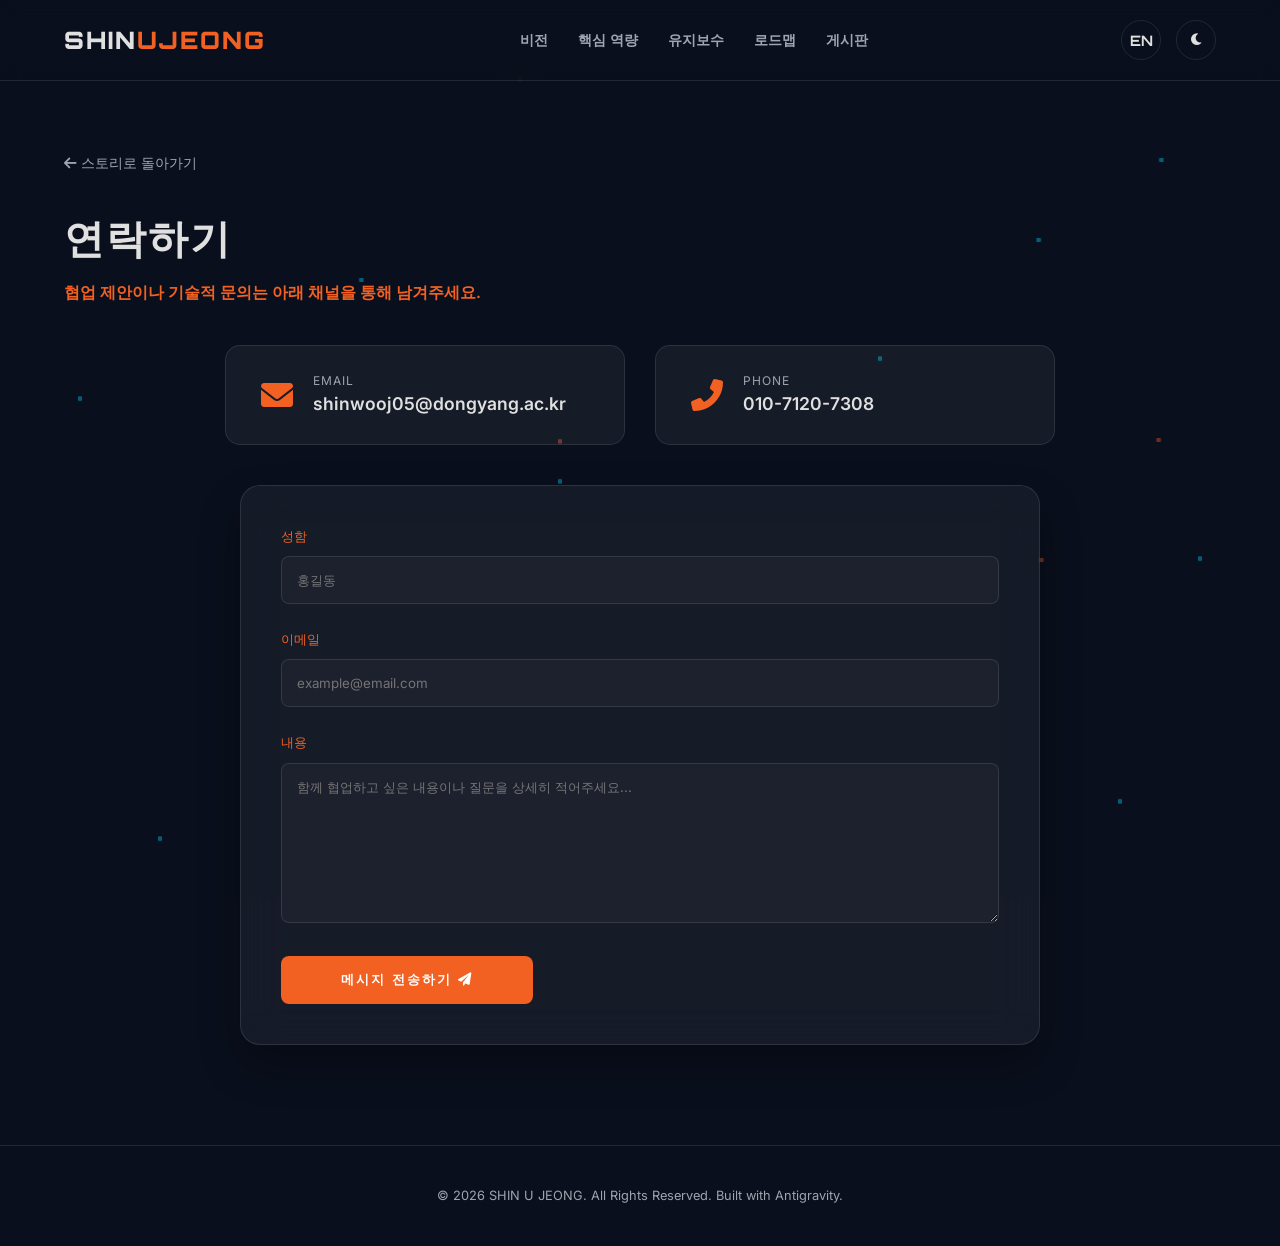
<file: contact.html>
<!DOCTYPE html>
<html lang="ko">
<head>
    <meta charset="UTF-8">
    <meta name="viewport" content="width=device-width, initial-scale=1.0">
    <title>Contact | Shin U Jeong Portfolio</title>
    <link href="https://fonts.googleapis.com/css2?family=Inter:wght@300;400;600;800&family=Orbitron:wght@500;700;900&display=swap" rel="stylesheet">
    <link rel="stylesheet" href="https://cdnjs.cloudflare.com/ajax/libs/font-awesome/6.0.0/css/all.min.css">
    <link rel="stylesheet" href="style.css">
    <script src="main.js" defer></script>
</head>
<body class="contact-page">
    <div id="loading-screen">
        <div class="loader">
            <div class="circuit-load"></div>
            <span>LOADING CONTACT INTERFACE...</span>
        </div>
    </div>

    <!-- Scroll Progress Bar -->
    <div id="scroll-progress"></div>

    <!-- Interactive Background Canvas -->
    <canvas id="circuit-bg"></canvas>

    <header>
        <nav>
            <a href="index.html" class="logo">SHIN<span>UJEONG</span></a>
            <ul class="nav-links">
                <li><a href="index.html#vision">비전</a></li>
                <li><a href="index.html#foundation">핵심 역량</a></li>
                <li><a href="index.html#maintenance">유지보수</a></li>
                <li><a href="index.html#roadmap">로드맵</a></li>
                <li><a href="board.html">게시판</a></li>
            </ul>
            <div class="nav-controls">
                <button id="lang-toggle" title="언어 전환">EN</button>
                <button id="theme-toggle" title="테마 전환"><i class="fas fa-moon"></i></button>
            </div>
        </nav>
    </header>

    <main>
        <section class="story-section">
            <div class="container">
                <div class="back-link">
                    <a href="index.html"><i class="fas fa-arrow-left"></i> 스토리로 돌아가기</a>
                </div>
                <h2 class="section-title">연락하기</h2>
                <p class="subtitle">협업 제안이나 기술적 문의는 아래 채널을 통해 남겨주세요.</p>
                
                <div class="contact-methods animate-fade">
                    <div class="contact-method">
                        <i class="fas fa-envelope"></i>
                        <div class="method-info">
                            <span class="label">Email</span>
                            <span class="value">shinwooj05@dongyang.ac.kr</span>
                        </div>
                    </div>
                    <div class="contact-method">
                        <i class="fas fa-phone-alt"></i>
                        <div class="method-info">
                            <span class="label">Phone</span>
                            <span class="value">010-7120-7308</span>
                        </div>
                    </div>
                </div>
                
                <div class="contact-wrapper mt-30">
                    <form id="contact-form" class="glass-form animate-fade">
                        <div class="form-group">
                            <label for="contact-name">성함</label>
                            <input type="text" id="contact-name" placeholder="홍길동" required>
                        </div>
                        <div class="form-group">
                            <label for="contact-email">이메일</label>
                            <input type="email" id="contact-email" placeholder="example@email.com" required>
                        </div>
                        <div class="form-group">
                            <label for="contact-message">내용</label>
                            <textarea id="contact-message" rows="8" placeholder="함께 협업하고 싶은 내용이나 질문을 상세히 적어주세요..." required></textarea>
                        </div>
                        <button type="submit" class="submit-btn" style="width: auto; padding: 15px 60px;">메시지 전송하기 <i class="fas fa-paper-plane"></i></button>
                    </form>
                </div>
            </div>
        </section>
    </main>

    <footer>
        <p>&copy; 2026 SHIN U JEONG. All Rights Reserved. Built with Antigravity.</p>
    </footer>
</body>
</html>
</file>
<file: style.css>
:root {
    --sk-orange: #F26122;
    --sk-orange-glow: rgba(242, 97, 34, 0.4);
    --bg-primary: #0A0F1D;
    --bg-secondary: #050811;
    --glass-bg: rgba(255, 255, 255, 0.05);
    --glass-border: rgba(255, 255, 255, 0.1);
    --text-primary: #E0E0E0;
    --text-secondary: #9FA4AF;
    --accent-blue: #00D1FF;
    --nav-blur: rgba(10, 15, 29, 0.8);
}

[data-theme="light"] {
    --bg-primary: #f0f2f5;
    --bg-secondary: #ffffff;
    --glass-bg: rgba(255, 255, 255, 0.9); /* Solid white/glass for better contrast */
    --glass-border: rgba(0, 0, 0, 0.08);
    --text-primary: #1a1a1a; /* Darker text */
    --text-secondary: #4a4a4a; /* Darker secondary text */
    --accent-blue: #0984e3;
    --nav-blur: rgba(255, 255, 255, 0.9);
}

* {
    margin: 0;
    padding: 0;
    box-sizing: border-box;
}

body {
    background: var(--bg-primary);
    color: var(--text-primary);
    font-family: 'Inter', sans-serif;
    line-height: 1.6;
    overflow-x: hidden;
    transition: background 0.4s ease, color 0.4s ease;
}

h1, h2, h3, .logo, .badge {
    font-family: 'Orbitron', sans-serif;
    text-transform: uppercase;
    letter-spacing: 2px;
}

/* Background Canvas */
#circuit-bg {
    position: fixed;
    top: 0;
    left: 0;
    width: 100%;
    height: 100%;
    z-index: -1;
    opacity: 0.4;
    transition: opacity 0.4s;
}

#scroll-progress {
    position: fixed;
    top: 0;
    left: 0;
    width: 0%;
    height: 4px;
    background: linear-gradient(to right, var(--sk-orange), var(--accent-blue));
    z-index: 10001;
    transition: width 0.1s ease-out;
}

/* Scroll Snap */
html {
    scroll-behavior: smooth;
}

.story-section {
    min-height: 100vh;
    display: flex;
    align-items: center;
    padding: 100px 5%;
    position: relative;
}

.container {
    max-width: 1200px;
    margin: 0 auto;
    width: 100%;
}

/* Header & Nav */
header {
    position: fixed;
    top: 0;
    width: 100%;
    padding: 20px 5%;
    z-index: 1000;
    background: var(--nav-blur);
    backdrop-filter: blur(10px);
    border-bottom: 1px solid var(--glass-border);
}

.nav-controls {
    display: flex;
    align-items: center;
    gap: 15px;
}

#theme-toggle {
    background: transparent;
    border: 1px solid var(--glass-border);
    color: var(--text-primary);
    padding: 8px;
    border-radius: 50%;
    cursor: pointer;
    width: 40px;
    height: 40px;
    display: flex;
    align-items: center;
    justify-content: center;
    transition: all 0.3s;
}

#theme-toggle:hover {
    border-color: var(--sk-orange);
    color: var(--sk-orange);
}

#lang-toggle {
    background: transparent;
    border: 1px solid var(--glass-border);
    color: var(--text-primary);
    padding: 8px;
    border-radius: 50%;
    cursor: pointer;
    width: 40px;
    height: 40px;
    display: flex;
    align-items: center;
    justify-content: center;
    transition: all 0.3s;
    font-family: 'Orbitron', sans-serif;
    font-size: 0.9rem;
    font-weight: 700;
}

#lang-toggle:hover {
    border-color: var(--sk-orange);
    color: var(--sk-orange);
}

nav {
    display: flex;
    justify-content: space-between;
    align-items: center;
}

.logo {
    font-weight: 900;
    font-size: 1.5rem;
    color: var(--text-primary);
    text-decoration: none; /* 밑줄 제거 */
    display: block;
}

.logo span {
    color: var(--sk-orange);
}

.nav-links {
    display: flex;
    list-style: none;
    gap: 30px;
}

.nav-links a {
    text-decoration: none;
    color: var(--text-secondary);
    font-size: 0.9rem;
    font-weight: 600;
    transition: color 0.3s;
}

.nav-links a:hover, .nav-links a.active {
    color: var(--sk-orange);
}

.contact-btn {
    padding: 10px 25px;
    background: transparent;
    border: 1px solid var(--sk-orange);
    color: var(--sk-orange);
    text-decoration: none;
    font-weight: 700;
    border-radius: 5px;
    transition: all 0.3s;
}

.contact-btn:hover {
    background: var(--sk-orange);
    color: white;
    box-shadow: 0 0 20px var(--sk-orange-glow);
}

/* Section 1: Hero */
#vision {
    background: radial-gradient(circle at center, rgba(242,97,34,0.05) 0%, transparent 70%);
    overflow: hidden;
}

.hero-robot-container {
    position: absolute;
    top: 50%;
    right: -5%;
    transform: translateY(-50%);
    width: 55%;
    height: 90%;
    z-index: 0;
    pointer-events: none;
    opacity: 0.3;
    mask-image: linear-gradient(to left, black, transparent 90%);
    -webkit-mask-image: linear-gradient(to left, black, transparent 90%);
    filter: drop-shadow(0 0 30px var(--sk-orange-glow));
}

.hero-robot-container img {
    width: 100%;
    height: 100%;
    object-fit: contain;
}

.hero-content {
    text-align: center;
    position: relative;
    z-index: 1;
}

.badge {
    display: inline-block;
    padding: 8px 16px;
    background: var(--sk-orange);
    color: white;
    font-size: 0.8rem;
    border-radius: 4px;
    margin-bottom: 20px;
    font-weight: 800;
}

h1 {
    font-size: 4rem;
    margin-bottom: 30px;
}

h1 .highlight {
    color: var(--sk-orange);
    text-shadow: 0 0 30px var(--sk-orange-glow);
}

.hero-desc {
    max-width: 700px;
    margin: 0 auto 50px;
    font-size: 1.2rem;
    color: var(--text-secondary);
}

.scroll-indicator {
    display: flex;
    flex-direction: column;
    align-items: center;
    gap: 15px;
    color: var(--text-secondary);
    font-size: 0.8rem;
}

.mouse {
    width: 25px;
    height: 40px;
    border: 2px solid var(--text-secondary);
    border-radius: 20px;
    position: relative;
}

.mouse::after {
    content: '';
    position: absolute;
    top: 5px;
    left: 50%;
    transform: translateX(-50%);
    width: 4px;
    height: 8px;
    background: var(--sk-orange);
    border-radius: 2px;
    animation: scroll 1.5s infinite;
}

@keyframes scroll {
    0% { transform: translate(-50%, 0); opacity: 1; }
    100% { transform: translate(-50%, 15px); opacity: 0; }
}

/* Performance Metrics Badges */
.performance-metrics {
    display: flex;
    justify-content: center;
    gap: 20px;
    margin-top: 30px;
    margin-bottom: 40px;
    flex-wrap: wrap;
}

.metric-card {
    background: rgba(255, 255, 255, 0.03);
    backdrop-filter: blur(10px);
    border: 1px solid rgba(255, 255, 255, 0.1);
    border-radius: 15px;
    padding: 15px 25px;
    min-width: 160px;
    text-align: center;
    transition: all 0.3s cubic-bezier(0.175, 0.885, 0.32, 1.275);
    box-shadow: 0 10px 20px rgba(0,0,0,0.2);
}

.metric-card:hover {
    transform: translateY(-10px);
    background: rgba(242, 97, 34, 0.08);
    border-color: var(--sk-orange);
    box-shadow: 0 15px 30px var(--sk-orange-glow);
}

.metric-icon {
    font-size: 1.2rem;
    color: var(--sk-orange);
    margin-bottom: 8px;
}

.metric-value {
    font-size: 1.8rem;
    font-weight: 900;
    color: var(--text-primary);
    margin-bottom: 4px;
    font-family: 'Inter', sans-serif;
}

.metric-label {
    font-size: 0.75rem;
    color: var(--text-secondary);
    font-weight: 600;
    letter-spacing: 0.5px;
}

/* Hero Robot Banner */
.robot-banner {
    width: fit-content;
    margin: 0 auto 30px;
    padding: 20px 40px;
    background: linear-gradient(135deg, rgba(242, 97, 34, 0.1) 0%, rgba(255, 255, 255, 0.05) 100%);
    border: 1px solid var(--sk-orange-glow);
    border-radius: 50px;
    backdrop-filter: blur(20px);
    position: relative;
    overflow: hidden;
    display: flex;
    align-items: center;
    gap: 20px;
    box-shadow: 0 0 40px rgba(242, 97, 34, 0.1);
}

.banner-core {
    display: flex;
    align-items: center;
    gap: 15px;
}

.banner-core i {
    font-size: 2rem;
    color: var(--sk-orange);
    filter: drop-shadow(0 0 10px var(--sk-orange-glow));
}

.banner-status {
    font-family: 'Orbitron', sans-serif;
    letter-spacing: 3px;
    font-size: 0.8rem;
    color: var(--text-primary);
    position: relative;
}

.scanner-line {
    position: absolute;
    top: 0;
    left: -100%;
    width: 30%;
    height: 100%;
    background: linear-gradient(to right, transparent, var(--sk-orange), transparent);
    opacity: 0.3;
    animation: scannerMove 3s infinite;
}

@keyframes scannerMove {
    0% { left: -100%; }
    100% { left: 200%; }
}

/* Section Base */
.section-title {
    font-size: 2.5rem;
    margin-bottom: 10px;
    font-family: 'Orbitron', sans-serif;
}

.subtitle {
    color: var(--sk-orange);
    margin-bottom: 40px;
    font-weight: 600;
}

.video-container {
    width: 100%;
    max-width: 900px;
    margin: 40px auto;
    border-radius: 20px;
    overflow: hidden;
    border: 1px solid var(--glass-border);
    box-shadow: 0 20px 50px rgba(0,0,0,0.5);
    position: relative;
    background: #000;
}

.maintenance-video {
    width: 100%;
    display: block;
    aspect-ratio: 16 / 9;
    object-fit: cover;
}

.video-overlay {
    position: absolute;
    top: 0;
    left: 0;
    width: 100%;
    height: 100%;
    background: linear-gradient(to bottom, rgba(10,15,29,0.3), transparent 30%, rgba(10,15,29,0.5));
    pointer-events: none;
    display: flex;
    align-items: flex-end;
    padding: 20px;
}

.video-caption {
    color: #fff;
    font-size: 0.9rem;
    background: rgba(242, 97, 34, 0.8);
    padding: 5px 15px;
    border-radius: 20px;
    backdrop-filter: blur(5px);
}

/* Roadmap Styles */
.roadmap-timeline {
    position: relative;
    max-width: 1000px;
    margin: 60px auto;
    padding: 20px 0;
}

.roadmap-timeline::before {
    content: '';
    position: absolute;
    left: 50%;
    top: 0;
    width: 2px;
    height: 100%;
    background: linear-gradient(to bottom, transparent, var(--sk-orange), transparent);
    transform: translateX(-50%);
    opacity: 0.3;
}

.roadmap-item {
    position: relative;
    width: 50%;
    margin-bottom: 60px;
    padding: 0 40px;
    opacity: 0;
    transform: translateY(50px);
    transition: all 0.8s cubic-bezier(0.4, 0, 0.2, 1);
}

.roadmap-item.reveal {
    opacity: 1;
    transform: translateY(0);
}

/* Global Scroll Reveal */
.scroll-reveal {
    opacity: 0;
    transform: translateY(30px);
    transition: all 0.8s cubic-bezier(0.4, 0, 0.2, 1);
}

.scroll-reveal.reveal {
    opacity: 1;
    transform: translateY(0);
}

.roadmap-item:nth-child(odd) {
    left: 0;
    text-align: right;
}

.roadmap-item:nth-child(even) {
    left: 50%;
    text-align: left;
}

.roadmap-item::after {
    content: '';
    position: absolute;
    top: 20px;
    width: 20px;
    height: 20px;
    background: var(--sk-orange);
    border-radius: 50%;
    box-shadow: 0 0 15px var(--sk-orange-glow);
    z-index: 1;
}

.roadmap-item:nth-child(odd)::after {
    right: -10px;
}

.roadmap-item:nth-child(even)::after {
    left: -10px;
}

.roadmap-content {
    background: var(--glass-bg);
    padding: 30px;
    border-radius: 20px;
    border: 1px solid var(--glass-border);
    backdrop-filter: blur(15px);
    box-shadow: 0 10px 30px rgba(0,0,0,0.3);
    transition: transform 0.3s, border-color 0.3s;
}

.roadmap-content:hover {
    transform: translateY(-5px);
    border-color: var(--sk-orange);
}

.competency-grid {
    display: grid;
    grid-template-columns: 1fr; /* Full width for generous space */
    gap: 30px;
}

.comp-card {
    background: var(--glass-bg);
    border: 1px solid var(--glass-border);
    border-radius: 15px;
    overflow: hidden;
    transition: all 0.4s ease;
    display: flex;
    flex-direction: row-reverse; /* Text on Left, Photo on Right */
    min-height: 350px; /* Make it more spacious */
}

@media (max-width: 768px) {
    .comp-card {
        flex-direction: column;
    }
}

.comp-card:hover {
    transform: translateY(-10px);
    border-color: var(--sk-orange);
    box-shadow: 0 15px 40px rgba(0,0,0,0.4);
}

.comp-image {
    width: 50%; /* Larger photo area */
    min-width: 400px;
    height: auto;
    position: relative;
    overflow: hidden;
    background: transparent;
}

@media (max-width: 768px) {
    .comp-image {
        width: 100%;
        min-height: 200px;
    }
}

.comp-image img {
    width: 100%;
    height: 100%;
    object-fit: cover;
    opacity: 1;
    transition: transform 0.5s ease;
}

.image-overlay {
    position: absolute;
    bottom: 10px;
    right: 15px;
    font-size: 0.7rem;
    font-weight: 900;
    color: var(--sk-orange);
    letter-spacing: 2px;
    background: rgba(0,0,0,0.6);
    padding: 4px 8px;
    border-radius: 4px;
}

.comp-card-content {
    padding: 50px;
    flex: 1;
    display: flex;
    flex-direction: column;
    justify-content: center;
    align-items: center; /* Center-align for a more balanced look */
    text-align: center;
}

.comp-icon {
    font-size: 2.5rem; /* Slightly larger base size */
    color: var(--sk-orange);
    margin-bottom: 15px;
    transition: all 0.4s cubic-bezier(0.175, 0.885, 0.32, 1.275);
}

.comp-card:hover .comp-icon {
    transform: scale(1.2);
    text-shadow: 0 0 20px var(--sk-orange-glow);
    filter: drop-shadow(0 0 15px var(--sk-orange));
}

.comp-card h3 {
    margin-bottom: 15px;
    font-size: 1.3rem;
    color: var(--text-primary);
}

.comp-card ul {
    list-style: none;
    font-size: 0.95rem;
    color: var(--text-secondary);
    width: 100%;
}

.comp-card ul li {
    margin-bottom: 25px; /* More space between items */
    line-height: 1.6;
    position: relative;
    padding: 0;
}

.comp-card ul li strong {
    display: block;
    margin-bottom: 8px;
    font-size: 1.1rem;
    color: var(--sk-orange);
}

.comp-card ul li::before {
    display: none; /* Hide arrows in centered layout */
}

.competency-footer {
    margin-top: 60px;
    padding: 40px;
    background: var(--glass-bg);
    border: 1px solid var(--glass-border);
    border-radius: 20px;
    backdrop-filter: blur(15px);
    text-align: center;
    color: var(--text-secondary);
    line-height: 1.8;
    max-width: 1000px;
    margin-left: auto;
    margin-right: auto;
    box-shadow: 0 10px 30px rgba(0,0,0,0.2);
    font-size: 1.1rem;
}

@media (max-width: 768px) {
    .competency-footer {
        padding: 25px;
        font-size: 0.95rem;
        margin-top: 40px;
    }
}

.competency-footer i {
    color: var(--sk-orange);
    margin-right: 15px;
    font-size: 1.4rem;
    filter: drop-shadow(0 0 10px var(--sk-orange-glow));
}

.roadmap-date {
    display: inline-block;
    color: var(--sk-orange);
    font-weight: 700;
    margin-bottom: 10px;
    font-size: 0.9rem;
}

.roadmap-content h3 {
    font-size: 1.4rem;
    margin-bottom: 15px;
    color: var(--text-primary);
}

.roadmap-content p {
    font-size: 1rem;
    line-height: 1.6;
    color: var(--text-secondary);
    margin-bottom: 15px;
}

.agentic-goal {
    font-size: 0.85rem;
    color: var(--sk-orange);
    background: rgba(242, 97, 34, 0.1);
    padding: 10px 15px;
    border-radius: 10px;
    border-left: 3px solid var(--sk-orange);
    text-align: left;
}

/* Mobile adjustments for timeline */
@media (max-width: 768px) {
    .roadmap-timeline::before {
        left: 20px;
    }
    .roadmap-item {
        width: 100%;
        left: 0 !important;
        padding-left: 50px;
        padding-right: 20px;
        text-align: left !important;
    }
    .roadmap-item::after {
        left: 10px !important;
    }
    .roadmap-item:nth-child(odd)::after {
        right: auto;
    }
}

.section-visual-bg {
    position: absolute;
    top: 50%;
    transform: translateY(-50%);
    width: 45%;
    height: 80%;
    z-index: 0;
    pointer-events: none;
    opacity: 0.15;
    filter: drop-shadow(0 0 20px var(--sk-orange-glow));
    transition: opacity 0.5s;
}

.robot-left {
    left: -5%;
    mask-image: linear-gradient(to right, black 50%, transparent);
    -webkit-mask-image: linear-gradient(to right, black 50%, transparent);
}

.robot-right {
    right: -5%;
    mask-image: linear-gradient(to left, black 50%, transparent);
    -webkit-mask-image: linear-gradient(to left, black 50%, transparent);
}

.section-visual-bg img {
    width: 100%;
    height: 100%;
    object-fit: contain;
}

section:hover .section-visual-bg {
    opacity: 0.25;
}

/* Ensure section content stays above robot watermarks */
.story-section .container {
    position: relative;
    z-index: 2;
}



@keyframes rotate {
    from { transform: rotate(0deg); }
    to { transform: rotate(360deg); }
}

@keyframes pulse {
    0%, 100% { transform: scale(1); }
    50% { transform: scale(1.1); }
}

/* Section 3: Maintenance AJ-BOT */
.maintenance-grid {
    display: grid;
    grid-template-columns: 1fr 1.15fr;
    gap: 30px;
    margin-top: 40px;
}

.logic-card {
    background: var(--glass-bg);
    border: 1px solid var(--glass-border);
    border-radius: 15px;
    padding: 30px;
    backdrop-filter: blur(10px);
    min-width: 0;
    display: flex;
    flex-direction: column;
}

.logic-card.highlight {
    border-color: var(--sk-orange);
    background: rgba(242, 97, 34, 0.05);
}

.card-header {
    font-family: 'Orbitron', sans-serif;
    color: var(--sk-orange);
    font-size: 1.1rem;
    margin-bottom: 25px;
    border-bottom: 1px solid var(--glass-border);
    padding-bottom: 10px;
}

.issue-list {
    display: flex;
    flex-direction: column;
    flex: 1;
    justify-content: space-evenly;
}

.issue-item {
    border-left: 3px solid var(--sk-orange);
    padding: 8px 0 8px 20px;
}

.issue-item strong {
    display: block;
    color: var(--text-primary);
    margin-bottom: 5px;
    word-break: keep-all;
}

.issue-item p {
    font-size: 0.95rem;
    color: var(--text-secondary);
    line-height: 1.6;
    word-break: keep-all;
}

.triz-content p {
    font-size: 0.95rem;
    margin-bottom: 20px;
}

.triz-principle {
    font-size: 0.8rem;
    color: var(--sk-orange);
    font-weight: 800;
    margin-bottom: 15px;
    padding: 5px 10px;
    background: rgba(242, 97, 34, 0.1);
    border-radius: 4px;
    display: inline-block;
}

.maintenance-footer {
    margin-top: 40px;
    padding: 30px;
    background: var(--bg-secondary);
    border: 1px dashed var(--glass-border);
    border-radius: 10px;
    text-align: center;
}

/* Artifacts Box Re-styled */
.artifacts-box {
    margin-top: 20px;
    background: #000;
    border-radius: 8px;
    overflow: hidden;
    border: 1px solid var(--glass-border);
}

.artifact-header {
    background: #1a1a1a;
    padding: 8px 15px;
    font-size: 0.75rem;
    font-family: monospace;
    border-bottom: 1px solid #333;
}

.artifact-content {
    padding: 15px;
    font-family: monospace;
    color: #00D1FF;
    overflow-x: auto;
    white-space: pre-wrap;
    word-break: break-all;
}

[data-theme="light"] .artifacts-box {
    background: #ffffff;
    border-color: var(--glass-border);
}

[data-theme="light"] .artifact-header {
    background: #f0f2f5;
    border-bottom-color: var(--glass-border);
    color: var(--text-primary);
}

[data-theme="light"] .artifact-content {
    color: #0984e3; /* Darker blue for visibility on white background */
}

/* Section 3: Maintenance AJ-BOT Custom Title & Visuals */
.project-title-xl {
    font-size: 3.5rem;
    font-family: 'Orbitron', sans-serif;
    color: var(--sk-orange);
    text-shadow: 0 0 20px var(--sk-orange-glow);
    margin-bottom: 5px;
    letter-spacing: -2px;
    animation: tracking-in 1s cubic-bezier(0.215, 0.610, 0.355, 1.000) both;
}

@keyframes tracking-in {
    0% { letter-spacing: -0.5em; opacity: 0; }
    40% { opacity: 0.6; }
    100% { opacity: 1; }
}

.maintenance-visuals-small {
    display: flex;
    justify-content: center;
    flex-wrap: wrap; /* Important for responsiveness */
    gap: 15px;
    margin: 30px 0;
}

.visual-card-mini {
    width: 350px;
    height: 250px;
    border: 1px solid var(--sk-orange);
    border-radius: 12px;
    overflow: hidden;
    background: var(--glass-bg);
    transition: all 0.4s;
    box-shadow: 0 0 20px rgba(242, 97, 34, 0.2);
    position: relative;
    cursor: zoom-in;
}

@media (max-width: 768px) {
    .visual-card-mini {
        width: 100%;
        max-width: 300px;
        height: 200px;
    }
}

.card-tag {
    position: absolute;
    bottom: 5px;
    right: 5px;
    background: var(--sk-orange);
    color: white;
    font-size: 0.6rem;
    padding: 2px 6px;
    border-radius: 4px;
    font-family: 'Orbitron';
    font-weight: 800;
    opacity: 0.8;
}

.visual-card-mini img {
    width: 100%;
    height: 100%;
    object-fit: cover;
    opacity: 1;
}

[data-theme="light"] .visual-card-mini img {
    opacity: 1;
}

.visual-card-mini:hover {
    transform: scale(1.05);
    box-shadow: 0 0 40px var(--sk-orange-glow);
    border-color: #fff;
}

.visual-card-mini:hover img {
    opacity: 1;
}

.maintenance-header h3 {
    font-size: 1.2rem;
    color: var(--text-primary);
    opacity: 0.9;
}

/* System Verification Blueprint Slider */
.blueprint-slider-box {
    width: 100%;
    margin: 20px 0;
    display: flex;
    align-items: center;
    gap: 15px;
    background: #000;
    border: 1px solid var(--sk-orange);
    border-radius: 12px;
    padding: 10px;
    box-shadow: 0 0 25px rgba(242, 97, 34, 0.15);
}

.slider-viewport {
    flex: 1;
    overflow: hidden;
    height: 220px; /* Larger size as requested */
    position: relative;
    border-radius: 8px;
}

.slider-track {
    display: flex;
    transition: transform 0.5s cubic-bezier(0.4, 0, 0.2, 1);
    height: 100%;
}

.slider-item {
    min-width: 100%;
    height: 100%;
    object-fit: contain;
    cursor: zoom-in;
    filter: none;
    transition: transform 0.3s;
}

.slider-item:hover { filter: none; }

[data-theme="light"] .blueprint-slider-box {
    background: #ffffff;
    border-color: var(--glass-border);
    box-shadow: 0 0 25px rgba(0, 0, 0, 0.05);
}

[data-theme="light"] .slider-item {
    filter: brightness(1); /* 사진이 어두워 보이지 않도록 밝기 복구 */
}

.slider-btn {
    background: rgba(242, 97, 34, 0.1);
    border: 1px solid var(--sk-orange);
    color: var(--sk-orange);
    width: 40px;
    height: 40px;
    border-radius: 50%;
    cursor: pointer;
    display: flex;
    align-items: center;
    justify-content: center;
    transition: all 0.3s;
}

.slider-btn:hover {
    background: var(--sk-orange);
    color: white;
    box-shadow: 0 0 15px var(--sk-orange-glow);
}

/* Lightbox Modal */
.modal {
    display: none;
    position: fixed;
    z-index: 20000;
    left: 0;
    top: 0;
    width: 100%;
    height: 100%;
    background-color: rgba(5, 8, 17, 0.9);
    backdrop-filter: blur(15px);
    justify-content: center;
    align-items: center;
    animation: modalFade 0.3s;
}

@keyframes modalFade {
    from { opacity: 0; }
    to { opacity: 1; }
}

.modal-content {
    max-width: 90%;
    max-height: 85%;
    border-radius: 15px;
    border: 2px solid var(--sk-orange);
    box-shadow: 0 0 50px var(--sk-orange-glow);
    animation: zoom 0.4s;
}

@keyframes zoom {
    from { transform: scale(0.7); }
    to { transform: scale(1); }
}

.close-modal {
    position: absolute;
    top: 30px;
    right: 50px;
    color: white;
    font-size: 50px;
    font-weight: 300;
    cursor: pointer;
    transition: 0.3s;
}

.close-modal:hover {
    color: var(--sk-orange);
    transform: rotate(90deg);
}

.visual-card-mini {
    cursor: pointer;
}

/* Section 4: Intelligence Demo */
.terminal-mock {
    background: #050811;
    border: 1px solid var(--glass-border);
    border-radius: 12px;
    max-width: 800px;
    margin: 0 auto;
    overflow: hidden;
    box-shadow: 0 20px 40px rgba(0,0,0,0.5);
}

.terminal-header {
    background: #1e1e1e;
    padding: 12px 20px;
    display: flex;
    align-items: center;
    gap: 10px;
}

.dot {
    width: 12px;
    height: 12px;
    border-radius: 50%;
}

.red { background: #ff5f56; }
.yellow { background: #ffbd2e; }
.green { background: #27c93f; }

.terminal-header .title {
    margin-left: 20px;
    font-size: 0.75rem;
    color: var(--text-secondary);
    font-family: monospace;
}

.terminal-body {
    height: 450px;
    padding: 25px;
    overflow-y: auto;
    font-family: 'Courier New', Courier, monospace;
    border-radius: 0 0 15px 15px;
}

.system-msg { color: var(--accent-blue); margin-bottom: 10px; }
.user-msg { color: #fff; margin-bottom: 10px; }
.ai-msg { color: #f26122; margin-bottom: 15px; border-left: 2px solid var(--sk-orange); padding-left: 10px; }

/* Section 5: Value & Table */
/* Roadmap Grid */
/* Roadmap Timeline */
.timeline-wrapper {
    position: relative;
    max-width: 1000px;
    margin: 60px auto;
    padding: 40px 0;
}

.timeline-line {
    position: absolute;
    left: 50%;
    top: 0;
    width: 2px;
    height: 100%;
    background: linear-gradient(to bottom, transparent, var(--sk-orange), var(--accent-blue), transparent);
    transform: translateX(-50%);
    opacity: 0.3;
}

.timeline-item {
    position: relative;
    margin-bottom: 60px;
    width: 100%;
    display: flex;
    justify-content: flex-end;
    padding-right: 50%;
}

.timeline-item:nth-child(even) {
    justify-content: flex-start;
    padding-right: 0;
    padding-left: 50%;
}

.timeline-dot {
    position: absolute;
    left: 50%;
    top: 20px;
    width: 16px;
    height: 16px;
    background: var(--bg-primary);
    border: 3px solid var(--sk-orange);
    border-radius: 50%;
    transform: translateX(-50%);
    z-index: 2;
    box-shadow: 0 0 15px var(--sk-orange-glow);
}

.timeline-item:nth-child(even) .timeline-dot {
    border-color: var(--accent-blue);
    box-shadow: 0 0 15px rgba(0, 209, 255, 0.4);
}

.timeline-date {
    position: absolute;
    top: 15px;
    font-family: 'Orbitron', sans-serif;
    font-weight: 900;
    font-size: 1.1rem;
    color: var(--sk-orange);
    width: 120px;
    z-index: 5;
}

.timeline-item:nth-child(odd) .timeline-date {
    right: -140px;
    text-align: left;
}

.timeline-item:nth-child(even) .timeline-date {
    left: -140px;
    text-align: right;
    color: var(--accent-blue);
}

.timeline-content {
    background: var(--glass-bg);
    border: 1px solid var(--glass-border);
    padding: 30px;
    border-radius: 20px;
    backdrop-filter: blur(10px);
    width: 90%;
    transition: all 0.4s;
    text-align: left;
}

.timeline-item:hover .timeline-content {
    transform: translateY(-5px);
    border-color: var(--sk-orange);
    box-shadow: 0 10px 30px rgba(242, 97, 34, 0.1);
}

.timeline-item:nth-child(even):hover .timeline-content {
    border-color: var(--accent-blue);
    box-shadow: 0 10px 30px rgba(0, 209, 255, 0.1);
}

.timeline-content h3 {
    font-size: 1.2rem;
    margin-bottom: 12px;
}

.timeline-content p {
    font-size: 0.9rem;
    color: var(--text-secondary);
    line-height: 1.6;
}

.timeline-tags {
    margin-top: 15px;
    display: flex;
    gap: 10px;
    flex-wrap: wrap;
}

.timeline-tags span {
    font-size: 0.7rem;
    padding: 4px 10px;
    background: rgba(255,255,255,0.05);
    border-radius: 4px;
    color: var(--text-secondary);
    border: 1px solid var(--glass-border);
}

@media (max-width: 768px) {
    .timeline-line { left: 20px; }
    .timeline-item { padding-right: 0 !important; padding-left: 50px !important; justify-content: flex-start !important; }
    .timeline-dot { left: 20px; }
    .timeline-date { position: relative; top: 0; left: 0 !important; right: 0 !important; text-align: left !important; margin-bottom: 15px; width: 100%; }
    .timeline-content { width: 100%; }
}

.final-cta {
    margin-top: 80px;
    padding: 60px;
    background: linear-gradient(135deg, rgba(242,97,34,0.15) 0%, transparent 100%);
    border-radius: 30px;
    border: 1px solid var(--sk-orange-glow);
}

.main-btn {
    display: inline-block;
    margin-top: 30px;
    padding: 18px 45px;
    background: var(--sk-orange);
    color: white;
    text-decoration: none;
    border-radius: 50px;
    font-weight: 800;
    font-family: 'Orbitron';
    box-shadow: 0 10px 30px var(--sk-orange-glow);
    transition: all 0.3s;
}

.main-btn:hover {
    transform: translateY(-5px);
    box-shadow: 0 15px 40px var(--sk-orange-glow);
}

/* Loading Screen */
#loading-screen {
    position: fixed;
    top: 0;
    left: 0;
    width: 100%;
    height: 100%;
    background: var(--darker-blue);
    display: flex;
    justify-content: center;
    align-items: center;
    z-index: 10000;
}

.loader {
    text-align: center;
}

.circuit-load {
    width: 50px;
    height: 50px;
    border: 3px solid var(--sk-orange);
    border-top-color: transparent;
    border-radius: 50%;
    animation: rotate 1s linear infinite;
    margin-bottom: 20px;
}

/* Footer */
footer {
    padding: 40px;
    text-align: center;
    color: var(--text-secondary);
    font-size: 0.8rem;
    border-top: 1px solid var(--glass-border);
}

/* Animations */
.animate-fade {
    opacity: 0;
    transform: translateY(20px);
    transition: all 0.8s ease-out;
}

.animate-fade.visible {
    opacity: 1;
    transform: translateY(0);
}

@media (max-width: 768px) {
    h1 { font-size: 2.2rem; }
    .story-section { padding: 60px 5%; }
    .grid-layout, .value-grid { grid-template-columns: 1fr; gap: 30px; }
    .nav-links { display: none; } /* Could add a mobile hamburger here, kept simple for now */
    .hero-content { margin-top: 50px; }
    .skill-card, .value-item { padding: 20px; }
    .terminal-mock { height: auto; }
    .terminal-body { height: 250px; }
    .performance-summary { overflow-x: auto; }
    table { min-width: 450px; }
}

@keyframes fadeInSlide {
    from { opacity: 0; transform: translateY(30px); }
    to { opacity: 1; transform: translateY(0); }
}

/* Toast Notification */
#toast {
    visibility: hidden;
    min-width: 250px;
    background-color: var(--sk-orange);
    color: #fff;
    text-align: center;
    border-radius: 8px;
    padding: 16px;
    position: fixed;
    z-index: 10002;
    left: 50%;
    bottom: 30px;
    transform: translateX(-50%);
    box-shadow: 0 10px 30px rgba(242, 97, 34, 0.4);
    font-weight: 600;
}

#toast.show {
    visibility: visible;
    animation: fadein 0.5s, fadeout 0.5s 2.5s;
}

@keyframes fadein {
    from { bottom: 0; opacity: 0; }
    to { bottom: 30px; opacity: 1; }
}

/* Helper Robot Styling */
#helper-robot {
    position: fixed;
    bottom: 60px;
    right: 40px;
    width: 60px;
    height: 70px;
    z-index: 10005;
    pointer-events: none;
    animation: floatRobot 3s ease-in-out infinite;
}

.robot-head {
    width: 60px;
    height: 45px;
    background: #e0e0e0;
    border-radius: 12px;
    position: relative;
    border: 2px solid var(--sk-orange);
    box-shadow: 0 5px 15px rgba(242, 97, 34, 0.2);
    display: flex;
    justify-content: center;
    gap: 12px;
    padding-top: 10px;
    z-index: 2;
    transition: transform 0.3s;
}

[data-theme="light"] .robot-head {
    background: #fff;
    border-color: var(--sk-orange);
}

.eye {
    width: 15px;
    height: 15px;
    background: #000;
    border-radius: 50%;
    position: relative;
    transition: all 0.2s;
}

.pupil {
    width: 6px;
    height: 6px;
    background: var(--sk-orange);
    border-radius: 50%;
    position: absolute;
    top: 50%;
    left: 50%;
    transform: translate(-50%, -50%);
    transition: opacity 0.2s;
}

.blush {
    position: absolute;
    bottom: 8px;
    width: 45px;
    display: flex;
    justify-content: space-between;
    opacity: 0;
    transition: opacity 0.3s;
}

.blush::before, .blush::after {
    content: '';
    width: 10px;
    height: 5px;
    background: rgba(255, 105, 180, 0.5);
    border-radius: 50%;
}

.mouth {
    position: absolute;
    bottom: 8px;
    width: 15px;
    height: 8px;
    border-bottom: 2px solid transparent;
    border-radius: 50%;
    transition: all 0.3s;
}

/* Hover Expression */
#helper-robot:hover {
    pointer-events: auto; /* Enable hover to trigger */
}

#helper-robot {
    pointer-events: auto; /* Let the entire robot handle mouse */
}

#helper-robot:hover .eye {
    height: 8px;
    border-radius: 15px 15px 0 0;
    background: transparent;
    border-top: 3px solid #000;
    transform: translateY(2px);
}

#helper-robot:hover .pupil {
    opacity: 0;
}

#helper-robot:hover .blush {
    opacity: 1;
}

#helper-robot:hover .robot-head {
    transform: scale(1.05); /* Slight scale on hover */
}

.robot-body {
    width: 40px;
    height: 30px;
    background: var(--sk-orange);
    border-radius: 8px 8px 15px 15px;
    margin: -5px auto 0;
    position: relative;
    z-index: 1;
}

@keyframes floatRobot {
    0%, 100% { transform: translateY(0); }
    50% { transform: translateY(-10px); }
}

@media (max-width: 768px) {
    #helper-robot { bottom: 30px; right: 20px; scale: 0.8; }
}
/* Section 6 & 7: Contact & Board Styles */
.contact-wrapper, .board-wrapper {
    max-width: 800px;
    margin: 0 auto;
}

.glass-form {
    background: var(--glass-bg);
    border: 1px solid var(--glass-border);
    padding: 40px;
    border-radius: 20px;
    backdrop-filter: blur(20px);
    box-shadow: 0 20px 40px rgba(0,0,0,0.3);
}

.form-group {
    margin-bottom: 25px;
}

.form-row {
    display: grid;
    grid-template-columns: 1fr 1fr 1fr;
    gap: 20px;
    margin-bottom: 25px;
}

.glass-form label {
    display: block;
    font-family: 'Orbitron', sans-serif;
    font-size: 0.8rem;
    color: var(--sk-orange);
    margin-bottom: 10px;
}

.glass-form input, .glass-form textarea {
    width: 100%;
    padding: 15px;
    background: rgba(255, 255, 255, 0.03);
    border: 1px solid var(--glass-border);
    border-radius: 8px;
    color: var(--text-primary);
    font-family: 'Inter', sans-serif;
    transition: all 0.3s;
}

.glass-form input:focus, .glass-form textarea:focus {
    outline: none;
    border-color: var(--sk-orange);
    background: rgba(242, 97, 34, 0.05);
    box-shadow: 0 0 15px var(--sk-orange-glow);
}

.submit-btn, .board-btn {
    width: 100%;
    padding: 15px;
    background: var(--sk-orange);
    color: white;
    border: none;
    border-radius: 8px;
    font-family: 'Orbitron', sans-serif;
    font-weight: 800;
    cursor: pointer;
    transition: all 0.3s;
    text-transform: uppercase;
    letter-spacing: 2px;
}

.submit-btn:hover, .board-btn:hover {
    box-shadow: 0 10px 25px var(--sk-orange-glow);
    filter: brightness(1.1);
}

/* Board List Styling */
.board-list-container {
    margin-top: 50px;
    display: flex;
    flex-direction: column;
    gap: 20px;
}

.board-post {
    background: var(--glass-bg);
    border: 1px solid var(--glass-border);
    padding: 25px;
    border-radius: 15px;
    border-left: 4px solid var(--accent-blue);
}

.board-post:hover {
    background: rgba(255, 255, 255, 0.08);
}

.post-header {
    display: flex;
    justify-content: space-between;
    margin-bottom: 15px;
    font-size: 0.85rem;
}

.post-author {
    font-weight: 800;
    color: var(--accent-blue);
}

.post-date {
    color: var(--text-secondary);
}

.post-content {
    font-size: 1rem;
    color: var(--text-primary);
}

.board-empty {
    text-align: center;
    padding: 40px;
    color: var(--text-secondary);
    border: 1px dashed var(--glass-border);
    border-radius: 15px;
}

@media (max-width: 600px) {
    .form-row { grid-template-columns: 1fr; }
}
.back-link {
    margin-bottom: 30px;
}

.back-link a {
    color: var(--text-secondary);
    text-decoration: none;
    font-size: 0.9rem;
    transition: color 0.3s;
}

.back-link a:hover {
    color: var(--sk-orange);
}

.contact-page .story-section, .board-page .story-section {
    padding-top: 150px;
}

/* Intelligence Grid */
.intelligence-grid {
    display: grid;
    grid-template-columns: repeat(auto-fit, minmax(280px, 1fr));
    gap: 25px;
    margin-top: 50px;
    margin-bottom: 50px;
}

.intel-card {
    background: var(--glass-bg);
    border: 1px solid var(--glass-border);
    backdrop-filter: blur(10px);
    padding: 30px;
    border-radius: 20px;
    transition: all 0.4s cubic-bezier(0.175, 0.885, 0.32, 1.275);
    position: relative;
    overflow: hidden;
}

.intel-card:hover {
    transform: translateY(-10px);
    border-color: var(--accent-blue);
    box-shadow: 0 15px 35px rgba(0, 209, 255, 0.1);
}

.intel-icon {
    width: 65px;
    height: 65px;
    background: rgba(0, 209, 255, 0.1);
    border: 1px solid rgba(0, 209, 255, 0.3);
    border-radius: 50%;
    display: flex;
    align-items: center;
    justify-content: center;
    font-size: 1.8rem;
    color: var(--accent-blue);
    margin-bottom: 25px;
    transition: all 0.4s;
    box-shadow: 0 0 15px rgba(0, 209, 255, 0.1);
}

.intel-card:hover .intel-icon {
    background: var(--accent-blue);
    color: #050811;
    transform: scale(1.1) rotate(5deg);
    box-shadow: 0 0 25px rgba(0, 209, 255, 0.4);
}

.intel-card h3 {
    font-family: 'Orbitron', sans-serif;
    font-size: 1.2rem;
    margin-bottom: 15px;
    color: var(--text-primary);
}

.intel-card p {
    font-size: 0.95rem;
    line-height: 1.6;
    color: var(--text-secondary);
    margin-bottom: 20px;
}

.tech-tag {
    display: inline-block;
    font-size: 0.75rem;
    padding: 4px 10px;
    background: rgba(0, 209, 255, 0.1);
    border: 1px solid rgba(0, 209, 255, 0.3);
    color: var(--accent-blue);
    border-radius: 50px;
    margin-right: 5px;
    font-weight: 600;
}

.intelligence-footer {
    margin-top: 40px;
    padding: 20px;
    background: rgba(242, 97, 34, 0.05);
    border-left: 4px solid var(--accent-orange);
    border-radius: 8px;
}

.special-note {
    font-size: 0.9rem;
    color: var(--text-secondary);
}

.special-note i {
    color: var(--accent-orange);
    margin-right: 8px;
}

.mt-30 { margin-top: 30px; }

.board-btn.secondary {
    background: transparent;
    border: 1px solid var(--accent-blue);
    color: var(--accent-blue);
    width: auto;
    padding: 10px 25px;
}

.board-btn.danger {
    background: rgba(255, 95, 86, 0.1);
    border: 1px solid #ff5f56;
    color: #ff5f56;
    width: auto;
    padding: 10px 25px;
}

.form-actions {
    display: flex;
    gap: 15px;
    margin-top: 10px;
}

.post-footer {
    display: flex;
    justify-content: flex-end;
    gap: 10px;
    margin-top: 15px;
    padding-top: 10px;
    border-top: 1px solid var(--glass-border);
}

.action-btn {
    background: transparent;
    border: 1px solid var(--glass-border);
    color: var(--text-secondary);
    padding: 5px 12px;
    border-radius: 4px;
    font-size: 0.8rem;
    cursor: pointer;
    transition: all 0.3s;
}

.action-btn.edit:hover {
    border-color: var(--accent-blue);
    color: var(--accent-blue);
    box-shadow: 0 0 10px rgba(0, 209, 255, 0.2);
}

.action-btn.delete:hover {
    border-color: #ff5f56;
    color: #ff5f56;
    box-shadow: 0 0 10px rgba(255, 95, 86, 0.2);
}

/* Board Interaction Enhancements */
.vote-btn {
    transition: all 0.2s ease;
    border-radius: 20px !important;
    padding: 6px 15px !important;
}

.vote-btn.like.active {
    background: var(--accent-blue) !important;
    color: #fff !important;
    box-shadow: 0 0 10px rgba(0, 209, 255, 0.3);
}

.vote-btn.dislike.active {
    background: var(--sk-orange) !important;
    color: #fff !important;
    box-shadow: 0 0 10px rgba(242, 97, 34, 0.3);
}

.vote-btn:hover {
    opacity: 0.8;
}

.comment-input-area input:focus {
    outline: none;
    border-color: var(--accent-blue);
    background: rgba(255, 255, 255, 0.1) !important;
}

.comment-input-area button:hover {
    background: #fff !important;
    box-shadow: 0 0 15px var(--accent-blue);
}

/* Contact Methods */
.contact-methods {
    display: flex;
    justify-content: center;
    gap: 30px;
    margin-bottom: 40px;
}

.contact-method {
    background: var(--glass-bg);
    border: 1px solid var(--glass-border);
    padding: 25px 35px;
    border-radius: 15px;
    display: flex;
    align-items: center;
    gap: 20px;
    transition: all 0.4s;
    flex: 1;
    max-width: 400px;
}

.contact-method:hover {
    border-color: var(--sk-orange);
    transform: translateY(-5px);
    box-shadow: 0 10px 30px rgba(242, 97, 34, 0.1);
}

.contact-method i {
    font-size: 2rem;
    color: var(--sk-orange);
}

.method-info {
    display: flex;
    flex-direction: column;
    text-align: left;
}

.method-info .label {
    font-size: 0.75rem;
    color: var(--text-secondary);
    text-transform: uppercase;
    letter-spacing: 1px;
}

.method-info .value {
    font-size: 1.1rem;
    color: var(--text-primary);
    text-decoration: none;
    font-weight: 600;
}

/* Comprehensive Mobile Optimization Pass */
@media (max-width: 768px) {
    /* Hero Section */
    h1 { 
        font-size: 2.5rem !important; 
        line-height: 1.2;
        margin-bottom: 20px;
    }
    .hero-desc {
        font-size: 1rem;
        padding: 0 10%;
    }
    .badge {
        font-size: 0.7rem;
        padding: 6px 12px;
    }

    /* Section Spacing */
    .story-section {
        padding: 60px 20px;
    }

    /* Core Competency */
    .competency-grid {
        gap: 20px;
    }
    .comp-card {
        flex-direction: column !important; /* Stack image and text */
        min-height: auto !important;
    }
    .comp-image {
        width: 100% !important;
        height: 200px !important;
        min-width: unset !important;
    }
    .comp-card-content {
        padding: 30px 20px !important;
    }
    .comp-card ul li {
        margin-bottom: 15px;
    }

    /* Maintenance Photos */
    .visual-card-mini {
        width: 100% !important;
        max-width: 320px;
        height: 220px !important;
    }
    
    /* Performance Metrics */
    .metric-card {
        flex: 1 1 140px;
        padding: 15px 10px;
    }
    .metric-value {
        font-size: 1.5rem;
    }

    /* Glass Boxes */
    .competency-footer {
        padding: 25px 20px !important;
        font-size: 0.95rem;
    }

    /* Header & Navigation Fixes */
    header {
        padding: 10px 10px !important;
    }
    nav {
        flex-wrap: nowrap !important; /* Ensure nothing wraps */
        justify-content: space-between !important;
        gap: 5px !important;
    }
    .logo {
        font-size: 1rem !important; /* Even smaller logo for mobile */
        flex-shrink: 1;
    }
    .nav-controls {
        gap: 5px !important;
        flex-shrink: 0;
        flex-wrap: nowrap !important;
    }
    #lang-toggle, #theme-toggle {
        padding: 0 !important;
        width: 32px !important; /* Forced smaller fixed size */
        height: 32px !important;
        font-size: 0.65rem !important;
    }
    .contact-btn {
        padding: 6px 10px !important;
        font-size: 0.7rem !important;
        white-space: nowrap !important;
        border-radius: 4px !important;
        flex-shrink: 0;
    }
    /* Maintenance Section */
    .maintenance-grid {
        grid-template-columns: 1fr !important; /* Stack horizontally */
        gap: 20px !important;
    }
    .logic-card {
        padding: 20px !important;
        order: 2; /* Put diagnostic logic below verification if needed, or keep order */
    }
    .issue-list {
        display: grid !important;
        grid-template-columns: 1fr;
        gap: 15px !important;
    }
    .issue-item {
        padding: 10px !important;
    }
    .blueprint-slider-box {
        padding: 5px !important;
    }
    .slider-viewport {
        height: 180px !important; /* Smaller height for mobile */
    }
    .artifact-mock {
        font-size: 0.7rem !important;
    }
    .contact-methods {
        flex-direction: column;
        gap: 15px;
    }
}





/* Lightbox Enhancements */
@keyframes zoomIn {
    from { transform: scale(0.8); opacity: 0; }
    to { transform: scale(1); opacity: 1; }
}

.modal-content {
    animation: zoomIn 0.3s ease;
}

section img {
    transition: transform 0.3s ease, filter 0.3s ease;
}

section img[style*="cursor: zoom-in"]:hover {
    transform: scale(1.02);
}
</file>
